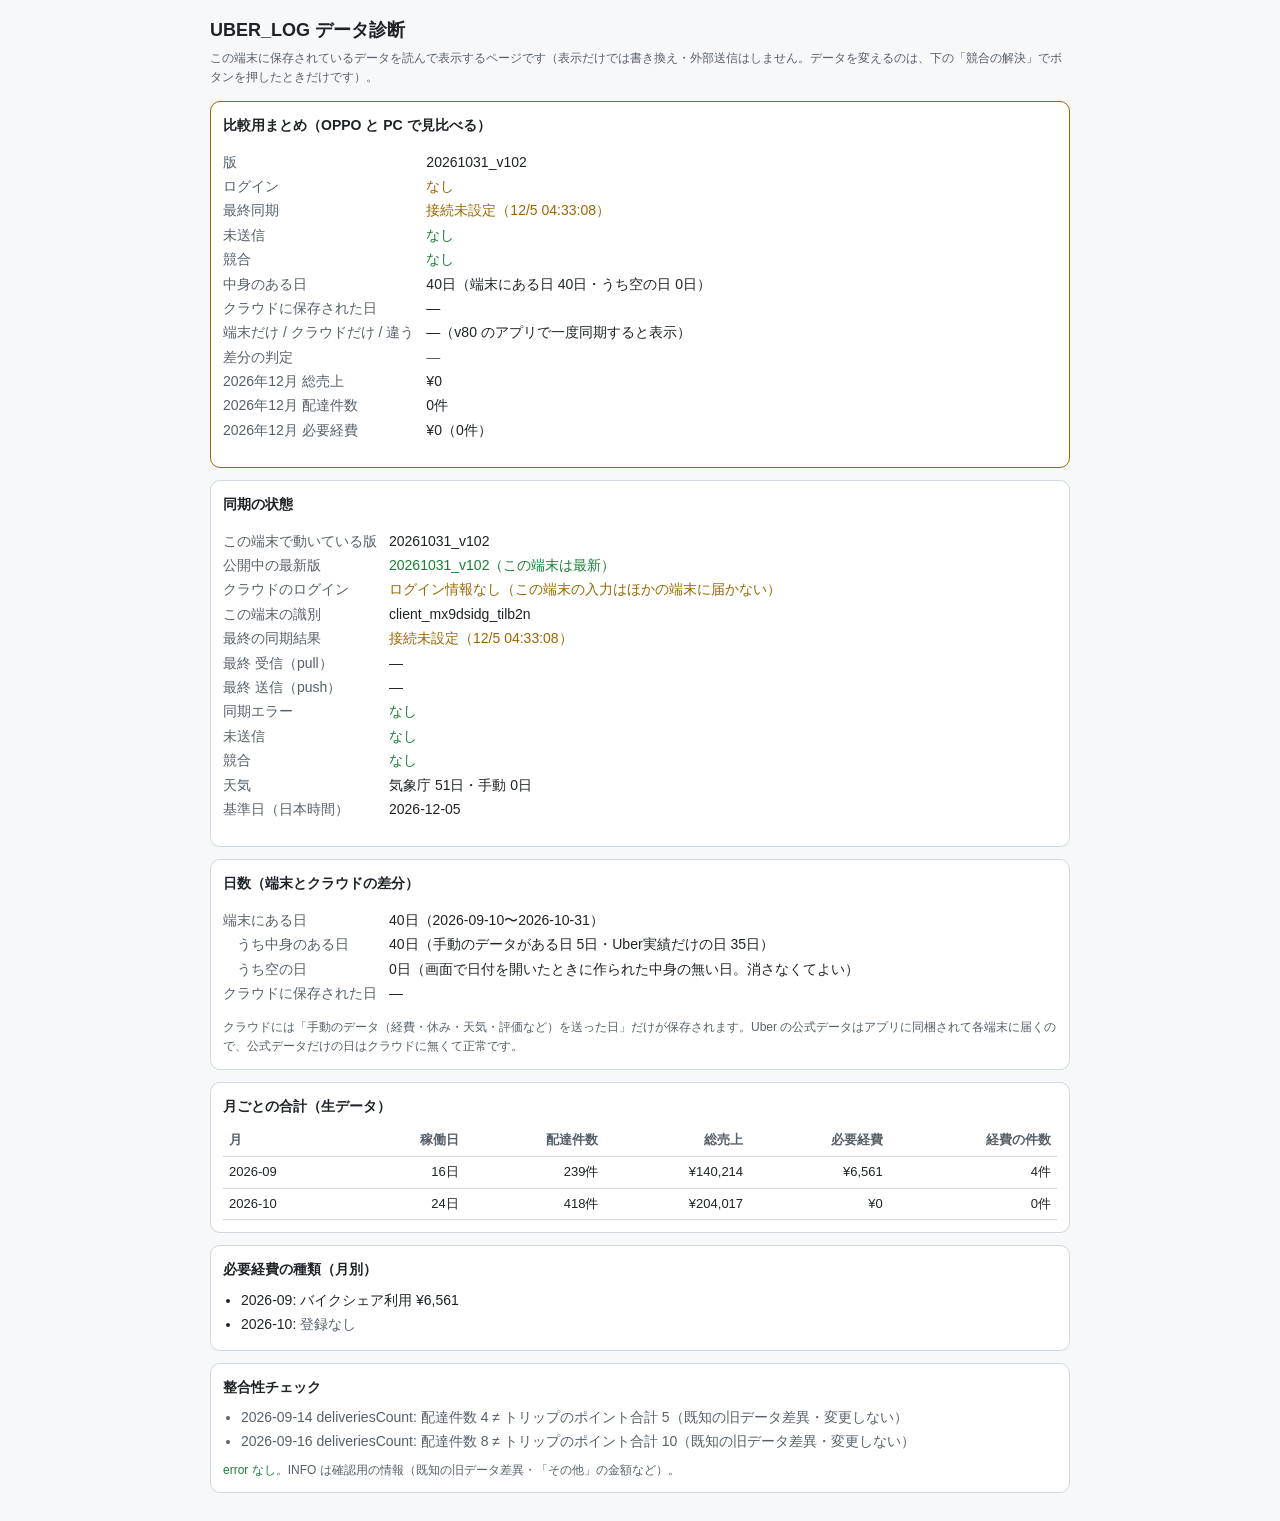
<file: diag.html>
<!DOCTYPE html>
<html lang="ja">
<head>
  <meta charset="UTF-8">
  <meta name="viewport" content="width=device-width, initial-scale=1.0">
  <meta name="robots" content="noindex">
  <title>UBER_LOG データ診断</title>
  <!-- 開発用のデータ診断ページ。アプリの画面からは「同期の確認」のときだけリンクしている。
       表示は読み取り専用: この端末に保存されている日別データ（localStorage の uber_log_v1_data）と同期の記録をそのまま読み、
       月ごとの件数・売上・必要経費、端末とクラウドの差分、整合性チェックを表示する（store.js は読み込まない。読み込むと端末保存の補完・書き込みが走るため）。
       例外は「競合の解決」だけ: 利用者がボタンを押して確認したときに限り、アプリと同じ store.js / cloud-sync.js を読み込んで、選んだ値を保存・送信する。
       判定の定義は DATA_MODEL.md / SYNC_MODEL.md / js/data-diagnostics.js -->
  <style>
    :root { --bg: #0d1117; --card: #161b22; --border: #30363d; --text: #e6edf3; --muted: #8b949e; --ok: #3fb950; --warn: #d29922; --err: #f85149; --act: #f0883e; --btn: #21262d; }
    @media (prefers-color-scheme: light) { :root { --bg: #f6f8fa; --card: #ffffff; --border: #d0d7de; --text: #1f2328; --muted: #57606a; --ok: #1a7f37; --warn: #9a6700; --err: #cf222e; --act: #bc4c00; --btn: #f6f8fa; } }
    * { box-sizing: border-box; }
    body { margin: 0; padding: 16px; background: var(--bg); color: var(--text); font: 14px/1.6 -apple-system, BlinkMacSystemFont, "Hiragino Sans", "Noto Sans JP", sans-serif; }
    main { max-width: 860px; margin: 0 auto; }
    h1 { font-size: 18px; margin: 0 0 4px; }
    .note { color: var(--muted); font-size: 12px; margin: 0 0 14px; }
    .card { background: var(--card); border: 1px solid var(--border); border-radius: 10px; padding: 12px; margin-bottom: 12px; overflow-x: auto; }
    .card h2 { font-size: 14px; margin: 0 0 8px; }
    .card h3 { font-size: 13px; margin: 10px 0 4px; }
    table { border-collapse: collapse; width: 100%; font-variant-numeric: tabular-nums; }
    th, td { padding: 5px 6px; border-bottom: 1px solid var(--border); text-align: right; white-space: nowrap; font-size: 13px; }
    th:first-child, td:first-child { text-align: left; }
    th { color: var(--muted); font-weight: 600; }
    .kv { display: grid; grid-template-columns: auto 1fr; gap: 2px 12px; }
    .kv dt { color: var(--muted); } .kv dd { margin: 0; word-break: break-all; }
    .error { color: var(--err); } .warn { color: var(--warn); } .ok { color: var(--ok); } .info { color: var(--muted); }
    ul { margin: 0; padding-left: 18px; } li { margin: 2px 0; }
    .summary { border-color: var(--ok); }
    .summary.has-problem { border-color: var(--warn); }
    .summary .kv { font-variant-numeric: tabular-nums; }
    .datelist li { word-break: break-word; }
    .datelist .d { font-variant-numeric: tabular-nums; font-weight: 600; margin-right: 6px; }
    /* データを変更する操作（競合の解決）は、読み取り専用の表示とはっきり分ける */
    .action-zone { border: 2px dashed var(--act); border-radius: 12px; padding: 12px; margin: 18px 0 12px; }
    .action-zone > h2 { font-size: 15px; margin: 0 0 4px; color: var(--act); }
    .conflict { background: var(--card); border: 1px solid var(--border); border-radius: 10px; padding: 12px; margin-top: 12px; }
    .conflict dl { display: grid; grid-template-columns: 7.5em 1fr; gap: 4px 10px; margin: 0 0 12px; }
    .conflict dt { color: var(--muted); }
    .conflict dd { margin: 0; word-break: break-word; overflow-wrap: anywhere; }
    .conflict .val { font-weight: 700; font-size: 15px; }
    .conflict .btns { display: grid; grid-template-columns: 1fr 1fr; gap: 16px; }
    .conflict button { min-height: 48px; padding: 10px 12px; border-radius: 8px; border: 1px solid var(--border); background: var(--btn); color: var(--text); font: inherit; font-weight: 700; cursor: pointer; }
    .conflict button:disabled { opacity: .5; cursor: default; }
    .conflict .msg { margin-top: 10px; font-weight: 700; }
    @media (max-width: 520px) { .conflict .btns { grid-template-columns: 1fr; gap: 14px; } .conflict dl { grid-template-columns: 6.5em 1fr; } }
  </style>
</head>
<body>
<main>
  <h1>UBER_LOG データ診断</h1>
  <p class="note">この端末に保存されているデータを読んで表示するページです（表示だけでは書き換え・外部送信はしません。データを変えるのは、下の「競合の解決」でボタンを押したときだけです）。</p>
  <div id="out"></div>
</main>
  <script src="js/data-diagnostics.js"></script>
  <script src="data/uber_weather.js"></script>
  <script>
    (function () {
      var out = document.getElementById('out');
      var esc = function (s) { return String(s).replace(/[&<>"]/g, function (c) { return { '&': '&amp;', '<': '&lt;', '>': '&gt;', '"': '&quot;' }[c]; }); };
      var yen = function (n) { return '¥' + Number(n || 0).toLocaleString(); };
      var read = function (k) { try { return localStorage.getItem(k); } catch (e) { return null; } };
      var readJson = function (k, fb) { try { var v = JSON.parse(read(k) || 'null'); return v === null ? fb : v; } catch (e) { return fb; } };
      // 日本時間の今日
      var today = (function () {
        try { return new Intl.DateTimeFormat('en-CA', { timeZone: 'Asia/Tokyo', year: 'numeric', month: '2-digit', day: '2-digit' }).format(new Date()); }
        catch (e) { var j = new Date(Date.now() + 9 * 3600 * 1000); return j.toISOString().slice(0, 10); }
      })();
      var raw = read('uber_log_v1_data');
      if (!raw) { out.innerHTML = '<div class="card"><span class="warn">この端末（このブラウザ）には UBER_LOG のデータがありません。</span></div>'; return; }
      var state;
      try { state = JSON.parse(raw); } catch (e) { out.innerHTML = '<div class="card error">保存データを読めません（JSON 形式ではない）</div>'; return; }
      var logs = (state && state.dailyLogs) || {};
      var D = window.UberLogDiagnostics;
      var dates = Object.keys(logs).filter(D.isRealDate).sort();
      var months = D.summarizeByMonth(logs);
      var problems = D.checkDailyLogs(logs, { today: today, knownLegacyCountDates: ['2026-09-14', '2026-09-16', '2026-09-19'] });

      // 同期の状態（ログイン情報は「有無」だけ。中身は表示しない）
      var hasSession = false, keys = [];
      try { for (var i = 0; i < localStorage.length; i++) keys.push(localStorage.key(i)); } catch (e) {}
      keys.forEach(function (k) { if (/^sb-.*-auth-token$/.test(k)) hasSession = true; });
      var pending = readJson('uber_pending_sync_dates', []);
      // 同期の記録（js/cloud-sync.js が保存。この端末の最終 pull / push・結果・エラー・競合・クラウドの要約）
      var sync = readJson('uber_sync_status', {}) || {};
      var conflicts = readJson('uber_sync_conflicts', []) || [];
      var clientId = readJson('uber_sync_client_id', '') || '';
      var cloudIndex = readJson('uber_sync_cloud_index', null);
      var jst = function (iso) { if (!iso) return '—'; try { return new Date(iso).toLocaleString('ja-JP', { timeZone: 'Asia/Tokyo', month: 'numeric', day: 'numeric', hour: '2-digit', minute: '2-digit', second: '2-digit' }); } catch (e) { return iso; } };
      var pendingItems = 0;
      pending.forEach(function (d) { var l = logs[d]; if (l) pendingItems += 1 + ((l.expenses || []).length); });
      var RESULT = { ok: '正常', error: 'エラー', offline: 'オフライン', not_logged_in: '未ログイン', unconfigured: '接続未設定' };
      var weatherBundle = (window.UBER_WEATHER && window.UBER_WEATHER.days) || {};
      var manualWeather = dates.filter(function (d) { return logs[d] && logs[d].weather && logs[d].weather.type; }).length;
      var diff = D.diffLocalCloud(logs, cloudIndex, { pendingDates: pending, conflicts: conflicts });
      var thisMonth = today.slice(0, 7);
      var mNow = months.filter(function (m) { return m.month === thisMonth; })[0] || { sales: 0, deliveries: 0, expenses: 0, expenseCount: 0, workedDays: 0 };
      var range = function (list) { return list.length ? '（' + list[0] + '〜' + list[list.length - 1] + '）' : ''; };
      var lastSync = jst(sync.lastSyncAt || sync.lastCheckAt);

      var LOCAL_ONLY = {
        empty: ['info', '空の日（中身なし。以前の版で日付を開いたときに作られたもの。送る必要なし）'],
        official: ['info', 'Uber実績だけ（公式データはアプリに同梱。クラウドに送らない設計）'],
        pending: ['warn', '未送信（自動で送ります）'],
        unsent: ['error', '送信漏れ（次の同期で自動で送ります）']
      };
      var FIELD_STATUS = {
        'official-local-newer': ['info', 'この端末の公式データが新しい（新しい方が使われるので問題なし）'],
        'official-cloud-newer': ['warn', 'クラウドの公式データが新しい（次の同期でこの端末へ）'],
        official: ['info', '公式の値の差（この端末の同梱データを使用）'],
        conflict: ['warn', '競合（下で選んでください）'],
        pending: ['warn', '未送信（自動で送ります）'],
        unsent: ['error', 'クラウドと違う（次の同期で自動でそろえます）']
      };
      var hasProblem = !hasSession || sync.lastResult !== 'ok' || !!sync.lastError || pending.length > 0 || conflicts.length > 0 || diff.problems > 0;

      var html = '';
      // 比較用まとめ（OPPO と PC で同じ場所を見比べる。スクリーンショット1枚で確認できるように）
      html += '<div class="card summary' + (hasProblem ? ' has-problem' : '') + '" id="summary"><h2>比較用まとめ（OPPO と PC で見比べる）</h2><dl class="kv">' +
        '<dt>版</dt><dd id="sum-ver">' + esc(sync.appVersion || '—') + '</dd>' +
        '<dt>ログイン</dt><dd class="' + (hasSession ? 'ok' : 'warn') + '">' + (hasSession ? 'あり' : 'なし') + '</dd>' +
        '<dt>最終同期</dt><dd class="' + (sync.lastResult === 'ok' ? 'ok' : 'warn') + '">' + esc(RESULT[sync.lastResult] || sync.lastResult || '—') + '（' + esc(lastSync) + '）</dd>' +
        '<dt>未送信</dt><dd class="' + (pending.length ? 'warn' : 'ok') + '">' + (pending.length ? pending.length + '日' : 'なし') + '</dd>' +
        '<dt>競合</dt><dd class="' + (conflicts.length ? 'warn' : 'ok') + '">' + (conflicts.length ? conflicts.length + '件' : 'なし') + '</dd>' +
        '<dt>中身のある日</dt><dd>' + diff.local.meaningful + '日（端末にある日 ' + diff.local.total + '日・うち空の日 ' + diff.local.empty + '日）</dd>' +
        '<dt>クラウドに保存された日</dt><dd>' + (diff.available ? diff.cloudCount + '日' : (sync.cloudDays !== undefined ? sync.cloudDays + '日' : '—')) + '</dd>' +
        '<dt>端末だけ / クラウドだけ / 違う</dt><dd>' + (diff.available ? diff.localOnly.length + '日 / ' + diff.cloudOnly.length + '日 / ' + diff.different.length + '日' : '—（v80 のアプリで一度同期すると表示）') + '</dd>' +
        '<dt>差分の判定</dt><dd class="' + (!diff.available ? 'info' : (diff.problems ? 'error' : 'ok')) + '">' + (!diff.available ? '—' : (diff.problems ? '送信漏れ ' + diff.problems + '件（次の同期で自動で送ります）' : '問題なし（差は設計どおり）')) + '</dd>' +
        '<dt>' + esc(thisMonth.replace('-', '年') + '月') + ' 総売上</dt><dd>' + yen(mNow.sales) + '</dd>' +
        '<dt>' + esc(thisMonth.replace('-', '年') + '月') + ' 配達件数</dt><dd>' + mNow.deliveries + '件</dd>' +
        '<dt>' + esc(thisMonth.replace('-', '年') + '月') + ' 必要経費</dt><dd>' + yen(mNow.expenses) + '（' + mNow.expenseCount + '件）</dd>' +
        '</dl></div>';

      html += '<div class="card"><h2>同期の状態</h2><dl class="kv">' +
        '<dt>この端末で動いている版</dt><dd id="ver-running">' + esc(sync.appVersion || '（まだアプリで同期していない）') + '</dd>' +
        '<dt>公開中の最新版</dt><dd id="ver-latest">確認中…</dd>' +
        '<dt>クラウドのログイン</dt><dd class="' + (hasSession ? 'ok' : 'warn') + '">' + (hasSession ? 'ログイン情報あり（同期の対象）' : 'ログイン情報なし（この端末の入力はほかの端末に届かない）') + '</dd>' +
        '<dt>この端末の識別</dt><dd>' + esc(clientId || '—') + '</dd>' +
        '<dt>最終の同期結果</dt><dd class="' + (sync.lastResult === 'ok' ? 'ok' : (sync.lastResult ? 'warn' : '')) + '">' + esc(RESULT[sync.lastResult] || sync.lastResult || '—') + '（' + esc(lastSync) + '）</dd>' +
        '<dt>最終 受信（pull）</dt><dd>' + esc(jst(sync.lastPullAt)) + '</dd>' +
        '<dt>最終 送信（push）</dt><dd>' + esc(jst(sync.lastPushAt)) + (sync.lastPushDays ? '（' + sync.lastPushDays + '日分）' : '') + '</dd>' +
        (sync.lastResendDates && sync.lastResendDates.length ? '<dt>送信漏れの自動再送</dt><dd>' + esc(jst(sync.lastResendAt)) + '（' + esc(sync.lastResendDates.join(', ')) + '）</dd>' : '') +
        '<dt>同期エラー</dt><dd class="' + (sync.lastError ? 'error' : 'ok') + '">' + (sync.lastError ? esc(sync.lastError) + '（' + esc(jst(sync.lastErrorAt)) + '）' : 'なし') + '</dd>' +
        '<dt>未送信</dt><dd class="' + (pending.length ? 'warn' : 'ok') + '">' + (pending.length ? pending.length + '日・' + pendingItems + '件（' + esc(pending.slice().sort().join(', ')) + '）' : 'なし') + '</dd>' +
        '<dt>競合</dt><dd class="' + (conflicts.length ? 'warn' : 'ok') + '">' + (conflicts.length ? conflicts.length + '件（この端末の値を残しています。下の「競合の解決」で選べます）' : 'なし') + '</dd>' +
        '<dt>天気</dt><dd>気象庁 ' + Object.keys(weatherBundle).length + '日・手動 ' + manualWeather + '日</dd>' +
        '<dt>基準日（日本時間）</dt><dd>' + esc(today) + '</dd>' +
        '</dl></div>';

      // 日数の意味（SYNC_MODEL.md「日数の意味」）と、端末とクラウドの差分
      var dl = function (list, fn) { return list.length ? '<ul class="datelist">' + list.map(fn).join('') + '</ul>' : '<span class="info">なし</span>'; };
      html += '<div class="card"><h2>日数（端末とクラウドの差分）</h2><dl class="kv">' +
        '<dt>端末にある日</dt><dd>' + diff.local.total + '日' + esc(range(dates)) + '</dd>' +
        '<dt>　うち中身のある日</dt><dd>' + diff.local.meaningful + '日（手動のデータがある日 ' + diff.local.manual + '日・Uber実績だけの日 ' + diff.local.uberOnly + '日）</dd>' +
        '<dt>　うち空の日</dt><dd>' + diff.local.empty + '日（画面で日付を開いたときに作られた中身の無い日。消さなくてよい）</dd>' +
        '<dt>クラウドに保存された日</dt><dd>' + (diff.available ? diff.cloudCount + '日（最終受信 ' + esc(jst(cloudIndex.at)) + '）' : (sync.cloudDays !== undefined ? sync.cloudDays + '日（日付の一覧は v80 のアプリで一度同期すると表示）' : '—')) + '</dd>' +
        (diff.available ? '<dt>両方にあって同じ</dt><dd>' + diff.same + '日</dd>' : '') +
        '</dl>' +
        '<p class="note" style="margin:8px 0 0">クラウドには「手動のデータ（経費・休み・天気・評価など）を送った日」だけが保存されます。Uber の公式データはアプリに同梱されて各端末に届くので、公式データだけの日はクラウドに無くて正常です。</p>';
      if (diff.available) {
        // 正常な分類（空の日・Uber実績だけの日）は日付をまとめて1行。未送信・送信漏れは1日ずつ中身も出す
        var grouped = ['empty', 'official'].map(function (st) {
          var ds = diff.localOnly.filter(function (x) { return x.status === st; }).map(function (x) { return x.date; });
          var s = LOCAL_ONLY[st];
          return ds.length ? '<li><span class="' + s[0] + '">' + esc(s[1]) + '</span>: ' + ds.length + '日（' + esc(ds.join(', ')) + '）</li>' : '';
        }).join('');
        var single = diff.localOnly.filter(function (x) { return x.status !== 'empty' && x.status !== 'official'; }).map(function (x) {
          var s = LOCAL_ONLY[x.status] || ['', x.status];
          return '<li><span class="d">' + esc(x.date) + '</span>' + esc(x.contents) + ' — <span class="' + s[0] + '">' + esc(s[1]) + '</span></li>';
        }).join('');
        html += '<h3>端末だけにある日（' + diff.localOnly.length + '日）</h3>' + (diff.localOnly.length ? '<ul class="datelist">' + single + grouped + '</ul>' : '<span class="info">なし</span>');
        html += '<h3>クラウドだけにある日（' + diff.cloudOnly.length + '日）</h3>' + dl(diff.cloudOnly, function (x) {
          return '<li><span class="d">' + esc(x.date) + '</span><span class="warn">次の同期でこの端末に入ります</span></li>';
        });
        html += '<h3>両方にあって中身が違う日（' + diff.different.length + '日）</h3>' + dl(diff.different, function (x) {
          return '<li><span class="d">' + esc(x.date) + '</span>' + x.fields.map(function (f) { var s = FIELD_STATUS[f.status] || ['', f.status]; return esc(f.label) + ': <span class="' + s[0] + '">' + esc(s[1]) + '</span>'; }).join(' ／ ') + '</li>';
        });
      }
      html += '</div>';

      html += '<div class="card"><h2>月ごとの合計（生データ）</h2><table><thead><tr><th>月</th><th>稼働日</th><th>配達件数</th><th>総売上</th><th>必要経費</th><th>経費の件数</th></tr></thead><tbody>' +
        months.map(function (m) { return '<tr><td>' + esc(m.month) + '</td><td>' + m.workedDays + '日</td><td>' + m.deliveries + '件</td><td>' + yen(m.sales) + '</td><td>' + yen(m.expenses) + '</td><td>' + m.expenseCount + '件</td></tr>'; }).join('') +
        '</tbody></table></div>';

      html += '<div class="card"><h2>必要経費の種類（月別）</h2><ul>' +
        months.map(function (m) {
          var cats = Object.keys(m.expenseByCategory);
          return '<li>' + esc(m.month) + ': ' + (cats.length ? cats.map(function (c) { return esc(c) + ' ' + yen(m.expenseByCategory[c]); }).join('・') : '<span class="info">登録なし</span>') + '</li>';
        }).join('') + '</ul></div>';

      var errs = problems.filter(function (p) { return p.level === 'error'; });
      html += '<div class="card"><h2>整合性チェック</h2>' + (problems.length ? '<ul>' + problems.map(function (p) {
        return '<li class="' + p.level + '">' + esc(p.date) + ' ' + esc(p.field) + ': ' + esc(p.message) + '</li>';
      }).join('') + '</ul>' : '<span class="ok">問題なし</span>') +
        '<p class="note" style="margin:8px 0 0">' + (errs.length ? '<span class="error">error ' + errs.length + '件</span>' : '<span class="ok">error なし</span>') + '。INFO は確認用の情報（既知の旧データ差異・「その他」の金額など）。</p></div>';

      // ===== ここから下だけがデータを変更する操作（競合の解決） =====
      if (conflicts.length) {
        html += '<section class="action-zone" id="conflicts"><h2>⚠ 競合の解決（データを変更する操作）</h2>' +
          '<p class="note" style="margin:0">自動で決められなかった項目です。今はこの端末の値を残しています。どちらかを選ぶと、選んだ値に新しい更新時刻を付けて保存し、クラウド経由でほかの端末にも届きます。押すと確認が出ます。</p>' +
          conflicts.map(function (c, idx) {
            var info = D.describeConflict(c);
            return '<div class="conflict" data-idx="' + idx + '"><dl>' +
              '<dt>日付</dt><dd>' + esc(c.date) + '</dd>' +
              '<dt>項目</dt><dd>' + esc(info.title) + '</dd>' +
              '<dt>影響</dt><dd class="' + (info.important ? 'warn' : 'info') + '">' + esc(info.impact) + '</dd>' +
              '<dt>この端末の値</dt><dd class="val">' + esc(info.local) + '</dd>' +
              '<dt>クラウドの値</dt><dd class="val">' + esc(info.cloud) + '</dd>' +
              '</dl><div class="btns">' +
              '<button type="button" data-side="local">この端末の値を採用</button>' +
              '<button type="button" data-side="cloud">クラウドの値を採用</button>' +
              '</div><div class="msg" aria-live="polite"></div></div>';
          }).join('') + '</section>';
      }

      out.innerHTML = html;

      // 前回の解決結果（解決後に読み直した画面で表示）
      try {
        var done = sessionStorage.getItem('uber_diag_resolve_msg');
        if (done) { sessionStorage.removeItem('uber_diag_resolve_msg'); var n = document.createElement('div'); n.className = 'card ok'; n.textContent = done; out.insertBefore(n, out.firstChild); }
      } catch (e) {}

      // 競合の解決: ボタンを押して確認したときだけ、アプリと同じ store.js / cloud-sync.js を読み込んで実行する
      var runtime = null;
      var loadScript = function (src, integrity) {
        return new Promise(function (resolve, reject) {
          var s = document.createElement('script');
          s.src = src;
          if (integrity) { s.integrity = integrity; s.crossOrigin = 'anonymous'; }
          s.onload = resolve;
          s.onerror = function () { reject(new Error('読み込めません: ' + src)); };
          document.body.appendChild(s);
        });
      };
      var ensureRuntime = function () {
        if (runtime) return runtime;
        var v = '?v=' + encodeURIComponent(sync.appVersion || Date.now());
        runtime = loadScript('https://cdn.jsdelivr.net/npm/@supabase/supabase-js@2.117.3/dist/umd/supabase.js', 'sha384-BWcjm9OdFth9TbhCxZPdm+gAOUMAzQy9nmTs12ioXdCcbVnJaPMn+fMUoQCLt60R')
          .then(function () { return loadScript('js/supabase-config.js' + v); })
          .then(function () { return loadScript('js/supabase-client.js' + v); })
          .then(function () { return loadScript('js/store.js' + v); })
          .then(function () { return loadScript('js/cloud-sync.js' + v); })
          .then(function () { if (!window.cloudSync || typeof window.cloudSync.resolveConflictChoice !== 'function') throw new Error('同期の機能を読み込めません'); return window.cloudSync; });
        runtime.catch(function () { runtime = null; });
        return runtime;
      };
      var busy = false;
      Array.prototype.forEach.call(document.querySelectorAll('.conflict button'), function (btn) {
        btn.addEventListener('click', function () {
          if (busy) return;
          var card = btn.closest('.conflict');
          var c = conflicts[Number(card.getAttribute('data-idx'))];
          var info = D.describeConflict(c);
          var side = btn.getAttribute('data-side');
          var label = side === 'local' ? 'この端末の値「' + info.local + '」' : 'クラウドの値「' + info.cloud + '」';
          if (!window.confirm(c.date + ' の「' + info.title + '」を、' + label + 'にそろえます。\nほかの端末にも届きます。よろしいですか？')) return;
          busy = true;
          var allBtns = document.querySelectorAll('.conflict button');
          Array.prototype.forEach.call(allBtns, function (b) { b.disabled = true; });
          var msg = card.querySelector('.msg');
          msg.className = 'msg info';
          msg.textContent = '処理中…（保存 → クラウドへ送信 → 確認）';
          ensureRuntime().then(function (cs) { return cs.resolveConflictChoice(c.key, side); }).then(function (r) {
            if (r && r.ok) {
              msg.className = 'msg ok';
              msg.textContent = r.message || '競合を解決しました';
              try { sessionStorage.setItem('uber_diag_resolve_msg', c.date + ' の「' + info.title + '」: ' + (r.message || '競合を解決しました')); } catch (e) {}
              setTimeout(function () { location.reload(); }, 1200);
            } else {
              msg.className = 'msg error';
              msg.textContent = (r && r.message) || '解決できませんでした。値は元のままです';
              busy = false;
              Array.prototype.forEach.call(allBtns, function (b) { b.disabled = false; });
            }
          }).catch(function (e) {
            msg.className = 'msg error';
            msg.textContent = '解決できませんでした（' + (e && e.message ? e.message : '読み込みエラー') + '）。値は元のままです';
            busy = false;
            Array.prototype.forEach.call(allBtns, function (b) { b.disabled = false; });
          });
        });
      });

      // 公開中の最新版（同じサイトの version.json。外部には送らない）と、この端末で動いている版を比べる
      try {
        fetch('version.json?_cb=' + Date.now(), { cache: 'no-store' }).then(function (r) { return r.json(); }).then(function (v) {
          var el = document.getElementById('ver-latest');
          if (!el) return;
          var latest = v && v.version;
          var same = latest && sync.appVersion && latest === sync.appVersion;
          el.textContent = (latest || '—') + (sync.appVersion ? (same ? '（この端末は最新）' : '（この端末は古い版です。アプリの「更新する」で新しい版にしてください）') : '');
          el.className = sync.appVersion && !same ? 'warn' : 'ok';
          var sv = document.getElementById('sum-ver');
          if (sv && sync.appVersion && !same) { sv.className = 'warn'; sv.textContent = sync.appVersion + '（最新は ' + latest + '）'; }
        }).catch(function () { var el = document.getElementById('ver-latest'); if (el) el.textContent = '確認できません（オフライン）'; });
      } catch (e) { /* 古いブラウザ */ }
    })();
  </script>
</body>
</html>
</file>
